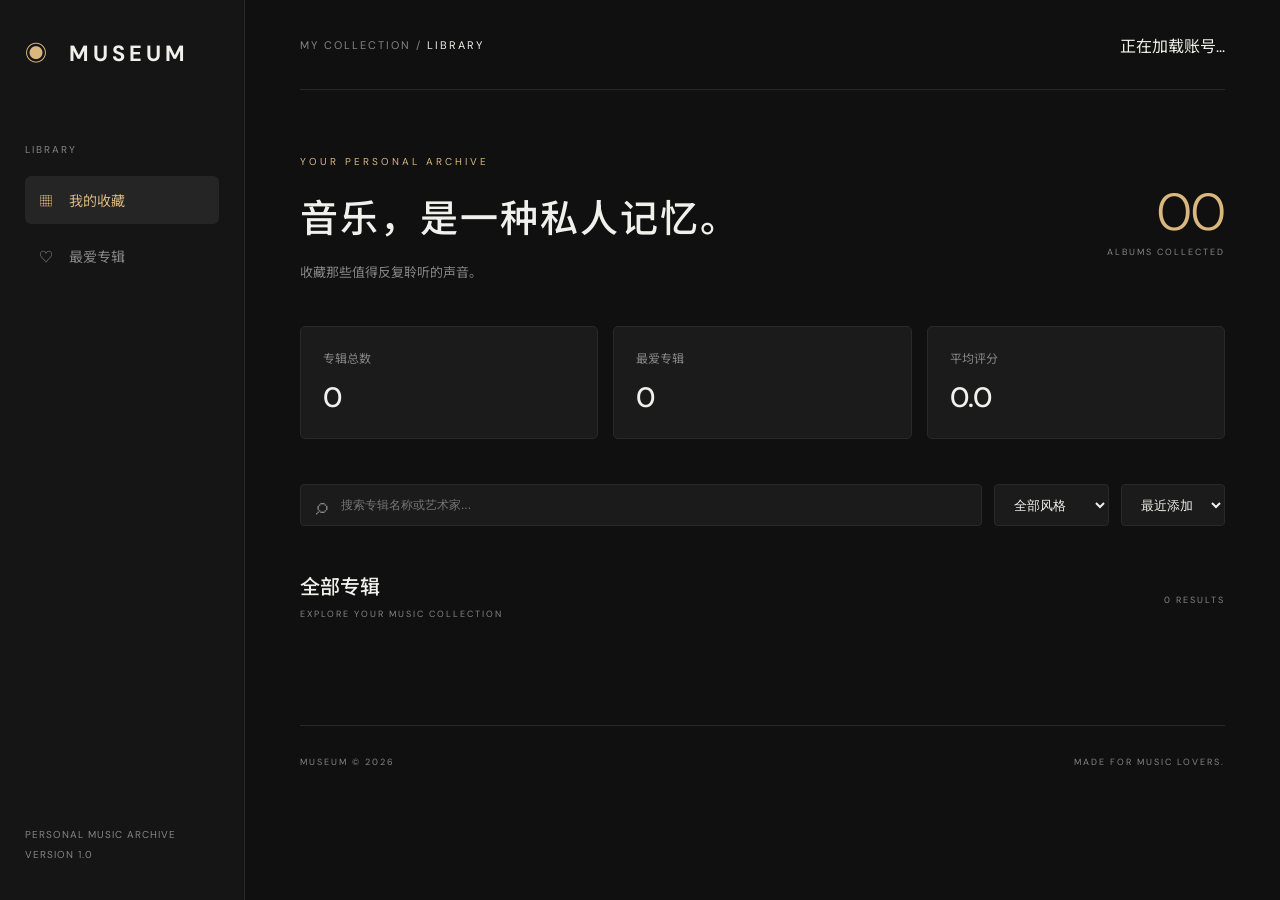
<file: index.html>
<!DOCTYPE html>
<html lang="zh-CN">
<head>
    <meta charset="UTF-8">
    <meta name="viewport" content="width=device-width, initial-scale=1.0">
    <meta name="description" content="MUSEUM - Personal Music Archive">
    <meta name="theme-color" content="#111111">

    <title>MUSEUM — Personal Music Archive</title>

    <link rel="stylesheet" href="./css/style.css">
</head>

<body>

    <!-- ==============================
         左侧导航栏
    ============================== -->

    <aside class="sidebar">

        <div class="logo">
            <span class="logo-icon">◉</span>
            <span>MUSEUM</span>
        </div>

        <div class="nav-section">

            <p class="nav-label">LIBRARY</p>

            <a href="#" class="nav-item active" data-page="home">
                <span>▦</span> 我的收藏
            </a>

            <a href="#" class="nav-item" data-page="favorites">
                <span>♡</span> 最爱专辑
            </a>

        </div>

        <div class="sidebar-bottom">
            <p>PERSONAL MUSIC ARCHIVE</p>
            <span>VERSION 1.0</span>
        </div>

    </aside>


    <!-- ==============================
         主内容区域
    ============================== -->

    <main class="main-content">


        <!-- 顶部栏 -->

        <header class="topbar">

            <div class="breadcrumb">
                MY COLLECTION / <span>LIBRARY</span>
            </div>

            <!-- 用户信息由 app.js 动态生成 -->

            <div
                class="museum-topbar-auth-wrapper"
                id="authArea">

                <span>正在加载账号...</span>

            </div>

        </header>


        <!-- ==============================
             页面标题
        ============================== -->

        <section class="hero">

            <div>

                <p class="eyebrow">
                    YOUR PERSONAL ARCHIVE
                </p>

                <h1>音乐，是一种私人记忆。</h1>

                <p class="hero-description">
                    收藏那些值得反复聆听的声音。
                </p>

            </div>

            <div class="hero-number">

                <span id="albumCount">00</span>

                <p>ALBUMS COLLECTED</p>

            </div>

        </section>


        <!-- ==============================
             数据统计
        ============================== -->

        <section class="stats">

            <div class="stat-card">

                <p>专辑总数</p>

                <h2 id="totalCount">0</h2>

            </div>

            <div class="stat-card">

                <p>最爱专辑</p>

                <h2 id="favoriteCount">0</h2>

            </div>

            <div class="stat-card">

                <p>平均评分</p>

                <h2 id="averageRating">0.0</h2>

            </div>

        </section>


        <!-- ==============================
             搜索和筛选
        ============================== -->

        <section class="toolbar">

            <div class="search-box">

                <span>⌕</span>

                <input
                    type="text"
                    id="searchInput"
                    placeholder="搜索专辑名称或艺术家..."
                >

            </div>


            <select id="genreFilter">

                <option value="all">全部风格</option>

                <option value="Pop">Pop</option>

                <option value="Rock">Rock</option>

                <option value="Electronic">Electronic</option>

                <option value="Alternative">Alternative</option>

                <option value="R&B">R&B</option>

                <option value="Other">Other</option>

            </select>


            <select id="sortSelect">

                <option value="newest">最近添加</option>

                <option value="rating">评分最高</option>

                <option value="name">名称排序</option>

            </select>

        </section>


        <!-- ==============================
             专辑展示
        ============================== -->

        <section class="collection-section">

            <div class="section-heading">

                <div>

                    <h2 id="collectionTitle">
                        全部专辑
                    </h2>

                    <p>
                        EXPLORE YOUR MUSIC COLLECTION
                    </p>

                </div>

                <span id="resultCount">
                    0 RESULTS
                </span>

            </div>


            <div class="album-grid" id="albumGrid">

                <!-- JavaScript 动态生成专辑卡片 -->

            </div>

        </section>


        <!-- ==============================
             页面底部
        ============================== -->

        <footer>

            <span>MUSEUM © 2026</span>

            <span>MADE FOR MUSIC LOVERS.</span>

        </footer>

    </main>


    <!-- ==============================
         添加 / 编辑专辑弹窗
    ============================== -->

    <div class="modal-overlay" id="albumModal">

        <div class="modal">

            <div class="modal-header">

                <div>

                    <p class="eyebrow">
                        YOUR COLLECTION
                    </p>

                    <h2 id="modalTitle">
                        添加新专辑
                    </h2>

                </div>

                <button
                    type="button"
                    class="close-button"
                    id="closeModal">
                    ×
                </button>

            </div>


            <form id="albumForm">

                <input type="hidden" id="albumId">


                <label for="albumName">
                    专辑名称 *
                </label>

                <input
                    type="text"
                    id="albumName"
                    required
                    placeholder="例如：Homogenic"
                >


                <label for="artistName">
                    艺术家 *
                </label>

                <input
                    type="text"
                    id="artistName"
                    required
                    placeholder="例如：Björk"
                >


                <label for="releaseYear">
                    发行年份
                </label>

                <input
                    type="number"
                    id="releaseYear"
                    min="1900"
                    max="2100"
                    placeholder="1997"
                >


                <label for="albumGenre">
                    音乐风格
                </label>

                <select id="albumGenre">

                    <option value="Pop">Pop</option>

                    <option value="Rock">Rock</option>

                    <option value="Electronic">Electronic</option>

                    <option value="Alternative">Alternative</option>

                    <option value="R&B">R&B</option>

                    <option value="Other">Other</option>

                </select>


                <label for="albumRating">
                    个人评分（0-10）
                </label>

                <input
                    type="number"
                    id="albumRating"
                    min="0"
                    max="10"
                    step="0.1"
                    value="8.0"
                >


                <label for="albumCover">
                    专辑封面
                </label>

                <input
                    type="file"
                    id="albumCover"
                    accept="image/jpeg,image/png,image/webp,image/gif"
                >


                <label for="albumReview">
                    个人评价
                </label>

                <textarea
                    id="albumReview"
                    placeholder="写下你对这张专辑的感受..."
                ></textarea>


                <label class="favorite-label">

                    <input
                        type="checkbox"
                        id="albumFavorite"
                    >

                    加入我的最爱

                </label>


                <button
                    type="submit"
                    class="submit-button">

                    保存专辑

                </button>

            </form>

        </div>

    </div>


    <!-- ==============================
         JavaScript
    ============================== -->

    <!-- 初始专辑数据 -->

    <script src="./js/data.js"></script>

    <!-- 主程序：内部自动导入 supabase.js 和 storage.js -->

    <script type="module" src="./js/app.js"></script>

</body>
</html>
</file>
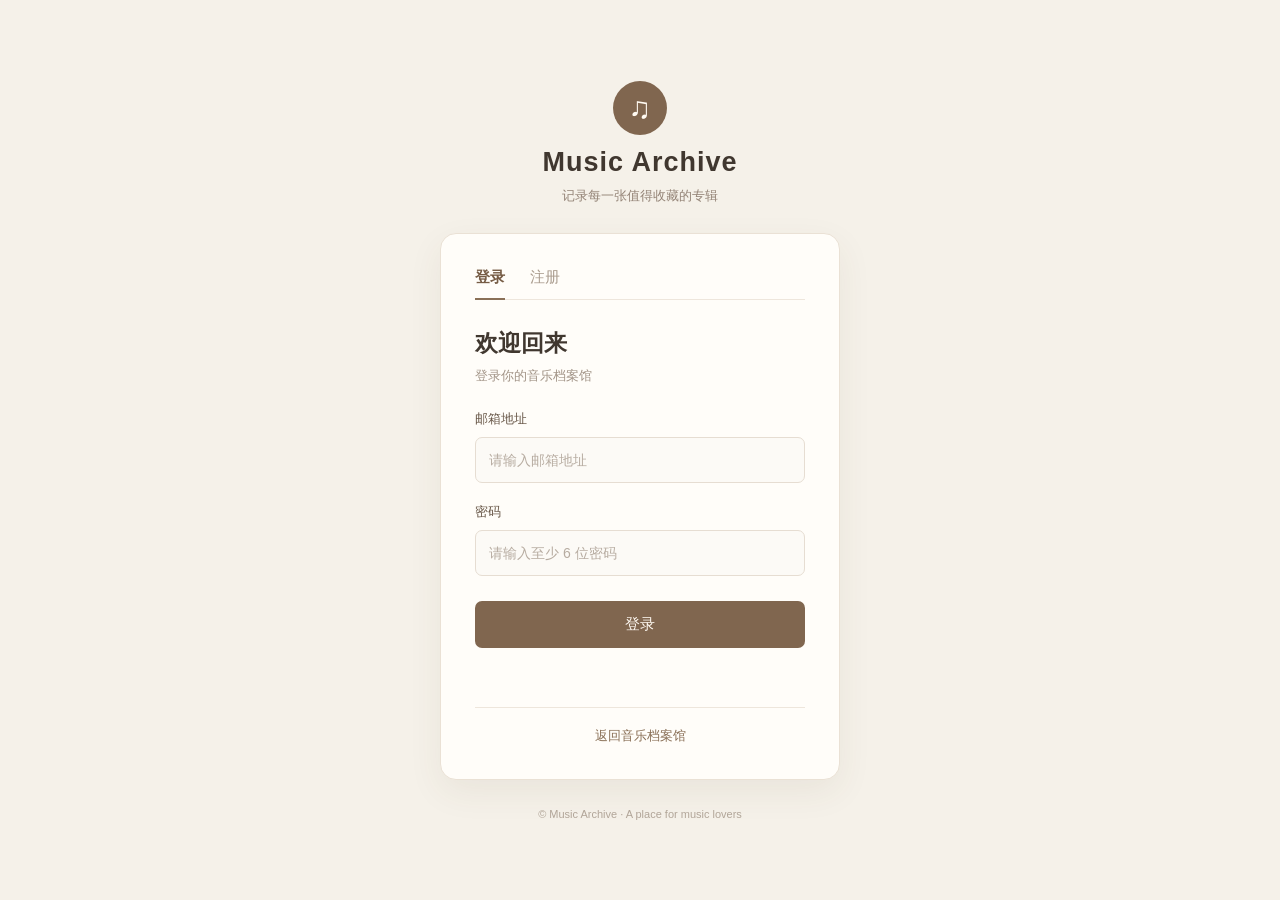
<file: login.html>
<!DOCTYPE html>
<html lang="zh-CN">
<head>
    <meta charset="UTF-8">
    <meta name="viewport" content="width=device-width, initial-scale=1.0">
    <title>登录 / 注册 - Music Archive</title>

    <link rel="stylesheet" href="./css/style.css">
</head>

<body class="ma-auth-page">

    <main class="ma-auth-container">

        <div class="ma-auth-brand">
            <div class="ma-auth-logo">♫</div>
            <h1>Music Archive</h1>
            <p>记录每一张值得收藏的专辑</p>
        </div>

        <section class="ma-auth-card">

            <div class="ma-auth-tabs">
                <button type="button" id="loginTab" class="ma-auth-tab active">
                    登录
                </button>

                <button type="button" id="registerTab" class="ma-auth-tab">
                    注册
                </button>
            </div>

            <div class="ma-auth-heading">
                <h2 id="authTitle">欢迎回来</h2>
                <p id="authSubtitle">登录你的音乐档案馆</p>
            </div>

            <form id="authForm">

                <div class="ma-auth-field">
                    <label for="email">邮箱地址</label>
                    <input
                        type="email"
                        id="email"
                        placeholder="请输入邮箱地址"
                        autocomplete="email"
                        required
                    >
                </div>

                <div class="ma-auth-field">
                    <label for="password">密码</label>
                    <input
                        type="password"
                        id="password"
                        placeholder="请输入至少 6 位密码"
                        minlength="6"
                        autocomplete="current-password"
                        required
                    >
                </div>

                <button type="submit" id="submitBtn" class="ma-auth-submit">
                    登录
                </button>

            </form>

            <p id="authMessage" class="ma-auth-message" aria-live="polite"></p>

            <div class="ma-auth-footer">
                <a href="./index.html">返回音乐档案馆</a>
            </div>

        </section>

        <p class="ma-auth-copyright">
            © Music Archive · A place for music lovers
        </p>

    </main>

    <script type="module" src="./js/auth.js"></script>

</body>
</html>
</file>
<file: css/style.css>
@import url('https://fonts.googleapis.com/css2?family=DM+Sans:wght@400;500;600;700&family=Noto+Sans+SC:wght@400;500;600;700&display=swap');

:root {
    --bg: #101010;
    --sidebar: #151515;
    --card: #1b1b1b;
    --border: #292929;
    --text: #f0f0ed;
    --muted: #858585;
    --accent: #d9b77e;
}

* {
    margin: 0;
    padding: 0;
    box-sizing: border-box;
}

body {
    background: var(--bg);
    color: var(--text);
    font-family: 'DM Sans', 'Noto Sans SC', sans-serif;
    display: flex;
    min-height: 100vh;
}

/* 左侧导航 */

.sidebar {
    width: 245px;
    background: var(--sidebar);
    border-right: 1px solid var(--border);
    position: fixed;
    top: 0;
    bottom: 0;
    left: 0;
    padding: 35px 25px;
    display: flex;
    flex-direction: column;
}

.logo {
    font-size: 22px;
    font-weight: 700;
    letter-spacing: 4px;
    margin-bottom: 75px;
}

.logo-icon {
    color: var(--accent);
    margin-right: 9px;
}

.nav-label {
    font-size: 10px;
    letter-spacing: 2px;
    color: var(--muted);
    margin-bottom: 20px;
}

.nav-item {
    display: block;
    padding: 14px;
    margin-bottom: 8px;
    color: var(--muted);
    text-decoration: none;
    border-radius: 6px;
    font-size: 14px;
    transition: 0.2s;
}

.nav-item span {
    margin-right: 12px;
}

.nav-item:hover,
.nav-item.active {
    background: #252525;
    color: var(--accent);
}

.sidebar-bottom {
    margin-top: auto;
    font-size: 10px;
    color: var(--muted);
    line-height: 2;
    letter-spacing: 1px;
}

/* 主区域 */

.main-content {
    margin-left: 245px;
    width: calc(100% - 245px);
    padding: 0 55px;
}

.topbar {
    height: 90px;
    border-bottom: 1px solid var(--border);
    display: flex;
    align-items: center;
    justify-content: space-between;
}

.breadcrumb {
    color: var(--muted);
    font-size: 11px;
    letter-spacing: 2px;
}

.breadcrumb span {
    color: var(--text);
}

button {
    cursor: pointer;
    font-family: inherit;
}

.add-button {
    background: var(--accent);
    color: #17130d;
    border: none;
    padding: 12px 22px;
    border-radius: 4px;
    font-weight: 600;
}

.add-button:hover,
.submit-button:hover {
    opacity: 0.85;
}

/* 首页标题 */

.hero {
    padding: 65px 0 45px;
    display: flex;
    justify-content: space-between;
    align-items: center;
}

.eyebrow {
    color: var(--accent);
    font-size: 10px;
    letter-spacing: 3px;
    margin-bottom: 20px;
}

.hero h1 {
    font-size: clamp(25px, 3vw, 38px);
    font-weight: 500;
    letter-spacing: 2px;
}

.hero-description {
    color: var(--muted);
    font-size: 13px;
    margin-top: 18px;
}

.hero-number {
    text-align: right;
}

.hero-number span {
    font-size: 52px;
    font-weight: 300;
    color: var(--accent);
}

.hero-number p {
    color: var(--muted);
    font-size: 9px;
    letter-spacing: 2px;
}

/* 数据统计 */

.stats {
    display: grid;
    grid-template-columns: repeat(3, 1fr);
    gap: 15px;
    margin-bottom: 45px;
}

.stat-card {
    background: var(--card);
    border: 1px solid var(--border);
    padding: 22px;
    border-radius: 5px;
}

.stat-card p {
    color: var(--muted);
    font-size: 12px;
}

.stat-card h2 {
    font-size: 28px;
    font-weight: 500;
    margin-top: 12px;
}

/* 搜索区域 */

.toolbar {
    display: flex;
    gap: 12px;
    margin-bottom: 45px;
}

.search-box {
    flex: 1;
    display: flex;
    align-items: center;
    background: var(--card);
    border: 1px solid var(--border);
    padding: 0 15px;
    border-radius: 4px;
}

.search-box span {
    color: var(--muted);
    font-size: 23px;
}

.search-box input {
    flex: 1;
    min-width: 0;
    background: none;
    border: none;
    outline: none;
    color: var(--text);
    padding: 13px;
    font-size: 12px;
}

.toolbar select {
    background: var(--card);
    color: var(--text);
    border: 1px solid var(--border);
    padding: 0 15px;
    border-radius: 4px;
    outline: none;
}

/* 专辑展示 */

.section-heading {
    display: flex;
    align-items: center;
    justify-content: space-between;
    margin-bottom: 25px;
}

.section-heading h2 {
    font-size: 20px;
    font-weight: 500;
}

.section-heading p,
.section-heading > span {
    color: var(--muted);
    font-size: 9px;
    letter-spacing: 2px;
    margin-top: 8px;
}

.album-grid {
    display: grid;
    grid-template-columns: repeat(4, minmax(0, 1fr));
    gap: 30px 20px;
}

.album-card {
    min-width: 0;
    cursor: pointer;
    transition: transform 0.25s;
}

.album-card:hover {
    transform: translateY(-5px);
}

.album-cover {
    width: 100%;
    aspect-ratio: 1;
    object-fit: cover;
    background: #292929;
    border-radius: 3px;
    display: block;
}

.album-info {
    padding-top: 13px;
}

.album-info h3 {
    font-size: 14px;
    font-weight: 600;
    overflow: hidden;
    white-space: nowrap;
    text-overflow: ellipsis;
}

.album-info p {
    color: var(--muted);
    font-size: 12px;
    margin-top: 6px;
}

.album-meta {
    display: flex;
    justify-content: space-between;
    margin-top: 12px;
    color: var(--muted);
    font-size: 11px;
}

.album-rating {
    color: var(--accent);
}

.empty-state {
    grid-column: 1 / -1;
    text-align: center;
    color: var(--muted);
    padding: 70px 20px;
}

/* 页脚 */

footer {
    display: flex;
    justify-content: space-between;
    color: var(--muted);
    font-size: 9px;
    letter-spacing: 2px;
    border-top: 1px solid var(--border);
    padding: 30px 0;
    margin-top: 80px;
}

/* 弹窗 */

.modal-overlay {
    position: fixed;
    inset: 0;
    background: rgba(0, 0, 0, 0.8);
    display: none;
    align-items: center;
    justify-content: center;
    padding: 20px;
    z-index: 100;
}

.modal-overlay.show {
    display: flex;
}

.modal {
    background: #1a1a1a;
    border: 1px solid var(--border);
    width: 100%;
    max-width: 520px;
    max-height: 90vh;
    overflow-y: auto;
    padding: 30px;
    border-radius: 7px;
}

.modal-header {
    display: flex;
    justify-content: space-between;
    margin-bottom: 28px;
}

.modal-header h2 {
    font-size: 22px;
}

.close-button {
    background: none;
    border: none;
    color: var(--muted);
    font-size: 28px;
}

.modal form label {
    display: block;
    color: #bcbcbc;
    font-size: 12px;
    margin: 18px 0 8px;
}

.modal form > input:not([type="checkbox"]),
.modal form > select,
.modal form > textarea {
    width: 100%;
    background: #111;
    color: var(--text);
    border: 1px solid var(--border);
    padding: 12px;
    border-radius: 4px;
    outline: none;
    font-family: inherit;
}

.modal form input:focus,
.modal form textarea:focus,
.modal form select:focus {
    border-color: var(--accent);
}

.modal form textarea {
    min-height: 90px;
    resize: vertical;
}

.favorite-label {
    display: flex !important;
    align-items: center;
    gap: 10px;
}

.submit-button {
    width: 100%;
    background: var(--accent);
    color: #17130d;
    border: none;
    padding: 14px;
    border-radius: 4px;
    font-weight: 700;
    margin-top: 25px;
}

/* 响应式布局 */

@media (max-width: 1100px) {
    .album-grid {
        grid-template-columns: repeat(3, minmax(0, 1fr));
    }

    .main-content {
        padding: 0 30px;
    }
}

@media (max-width: 700px) {
    .sidebar {
        width: 65px;
        padding: 25px 10px;
    }

    .logo {
        font-size: 0;
        margin-bottom: 45px;
    }

    .logo-icon {
        font-size: 23px;
    }

    .nav-label,
    .nav-item:not(.active),
    .nav-item.active {
        font-size: 0;
        text-align: center;
        padding: 12px 5px;
    }

    .nav-item span {
        font-size: 18px;
        margin: 0;
    }

    .sidebar-bottom {
        display: none;
    }

    .main-content {
        margin-left: 65px;
        width: calc(100% - 65px);
        padding: 0 15px;
    }

    .hero {
        padding: 40px 0;
    }

    .hero-number span {
        font-size: 30px;
    }

    .stats {
        gap: 7px;
    }

    .stat-card {
        padding: 12px;
    }

    .stat-card h2 {
        font-size: 20px;
    }

    .toolbar {
        flex-wrap: wrap;
    }

    .search-box {
        flex-basis: 100%;
    }

    .toolbar select {
        height: 40px;
        flex: 1;
    }

    .album-grid {
        grid-template-columns: repeat(2, minmax(0, 1fr));
        gap: 22px 12px;
    }
}

/* 专辑操作按钮 */

.album-cover-wrap {
    position: relative;
    overflow: hidden;
    background: #292929;
    aspect-ratio: 1;
}

.album-actions {
    display: flex;
    gap: 5px;
    margin-top: 12px;
    flex-wrap: wrap;
}

.album-actions button {
    background: #252525;
    border: 1px solid #353535;
    color: #aaa;
    padding: 6px 8px;
    font-size: 10px;
    border-radius: 3px;
}

.album-actions button:hover {
    color: var(--accent);
    border-color: var(--accent);
}

.album-actions .delete-btn:hover {
    color: #ff7777;
    border-color: #ff7777;
}

.album-actions .favorite-btn {
    color: var(--accent);
}



/* ==============================
   Music Archive 登录注册模块
   独立命名空间：ma-auth-
============================== */

.ma-auth-page {
    margin: 0;
    min-height: 100vh;
    background: #f5f1e9;
    color: #40372f;
    font-family: "Segoe UI", "Microsoft YaHei", sans-serif;
}

.ma-auth-container {
    min-height: 100vh;
    display: flex;
    flex-direction: column;
    justify-content: center;
    align-items: center;
    padding: 40px 20px;
    box-sizing: border-box;
}

.ma-auth-brand {
    text-align: center;
    margin-bottom: 28px;
}

.ma-auth-logo {
    width: 54px;
    height: 54px;
    margin: 0 auto 12px;
    display: flex;
    justify-content: center;
    align-items: center;
    border-radius: 50%;
    background: #80664f;
    color: #fffaf2;
    font-size: 30px;
}

.ma-auth-brand h1 {
    margin: 0;
    font-size: 27px;
    letter-spacing: 1px;
    font-weight: 600;
}

.ma-auth-brand p {
    margin-top: 9px;
    color: #948477;
    font-size: 13px;
}

.ma-auth-card {
    width: 100%;
    max-width: 400px;
    box-sizing: border-box;
    padding: 34px;
    background: #fffdf9;
    border: 1px solid #eae1d5;
    border-radius: 16px;
    box-shadow: 0 12px 35px rgba(91, 69, 48, 0.07);
}

.ma-auth-tabs {
    display: flex;
    gap: 25px;
    border-bottom: 1px solid #eee6dc;
    margin-bottom: 28px;
}

.ma-auth-tab {
    padding: 0 0 12px;
    border: none;
    background: none;
    color: #a99b8d;
    font-size: 15px;
    cursor: pointer;
    position: relative;
}

.ma-auth-tab.active {
    color: #765c45;
    font-weight: 600;
}

.ma-auth-tab.active::after {
    content: "";
    position: absolute;
    bottom: -1px;
    left: 0;
    width: 100%;
    height: 2px;
    background: #8a7057;
}

.ma-auth-heading {
    margin-bottom: 25px;
}

.ma-auth-heading h2 {
    margin: 0 0 8px;
    font-size: 23px;
    font-weight: 600;
}

.ma-auth-heading p {
    margin: 0;
    color: #a29487;
    font-size: 13px;
}

.ma-auth-field {
    margin-bottom: 20px;
}

.ma-auth-field label {
    display: block;
    margin-bottom: 9px;
    font-size: 13px;
    color: #675647;
}

.ma-auth-field input {
    width: 100%;
    height: 46px;
    box-sizing: border-box;
    padding: 0 13px;
    border: 1px solid #e6ddd2;
    border-radius: 7px;
    background: #fcfaf6;
    color: #40372f;
    font-size: 14px;
    outline: none;
    transition: border-color 0.2s, box-shadow 0.2s;
}

.ma-auth-field input:focus {
    border-color: #9b8065;
    box-shadow: 0 0 0 3px rgba(155, 128, 101, 0.10);
}

.ma-auth-field input::placeholder {
    color: #b7aca1;
}

.ma-auth-submit {
    width: 100%;
    height: 47px;
    margin-top: 5px;
    border: none;
    border-radius: 7px;
    background: #80664f;
    color: #fffaf3;
    font-size: 15px;
    cursor: pointer;
    transition: background 0.2s;
}

.ma-auth-submit:hover {
    background: #6d543f;
}

.ma-auth-submit:disabled {
    opacity: 0.6;
    cursor: not-allowed;
}

.ma-auth-message {
    min-height: 20px;
    margin: 16px 0 0;
    font-size: 13px;
    line-height: 1.6;
    overflow-wrap: anywhere;
}

.ma-auth-message.success {
    color: #54805b;
}

.ma-auth-message.error {
    color: #b65d50;
}

.ma-auth-message.info {
    color: #80664f;
}

.ma-auth-footer {
    margin-top: 23px;
    padding-top: 18px;
    border-top: 1px solid #eee6dc;
    text-align: center;
}

.ma-auth-footer a {
    color: #8a7057;
    text-decoration: none;
    font-size: 13px;
}

.ma-auth-footer a:hover {
    text-decoration: underline;
}

.ma-auth-copyright {
    margin-top: 28px;
    color: #b1a598;
    font-size: 11px;
    text-align: center;
}

@media (max-width: 480px) {
    .ma-auth-card {
        padding: 26px 22px;
    }

    .ma-auth-brand h1 {
        font-size: 24px;
    }
}







/* ==============================
   登录页面布局隔离修复
============================== */

body.ma-auth-page {
    display: block !important;
    width: 100% !important;
    min-height: 100vh !important;
    margin: 0 !important;
    padding: 0 !important;
    background: #f5f1e9 !important;
    color: #40372f !important;
}

body.ma-auth-page .ma-auth-container {
    width: 100% !important;
    min-height: 100vh !important;
    display: flex !important;
    flex-direction: column !important;
    justify-content: center !important;
    align-items: center !important;
    margin: 0 auto !important;
}

body.ma-auth-page .ma-auth-card {
    width: 100% !important;
    max-width: 400px !important;
    margin: 0 auto !important;
}













/* ==============================
   MUSEUM 顶部登录入口
   独立命名空间：museum-topbar-auth-
============================== */

.museum-topbar-auth-wrapper {
    display: flex;
    align-items: center;
    gap: 12px;
}

.museum-topbar-auth-link {
    display: inline-flex;
    justify-content: center;
    align-items: center;
    padding: 10px 22px;
    background: transparent;
    border: 1px solid var(--accent);
    border-radius: 4px;
    color: var(--accent);
    font-size: 13px;
    font-weight: 500;
    text-decoration: none;
    transition: all 0.25s ease;
}

.museum-topbar-auth-link:hover {
    background: var(--accent);
    color: #17130d;
}
</file>
